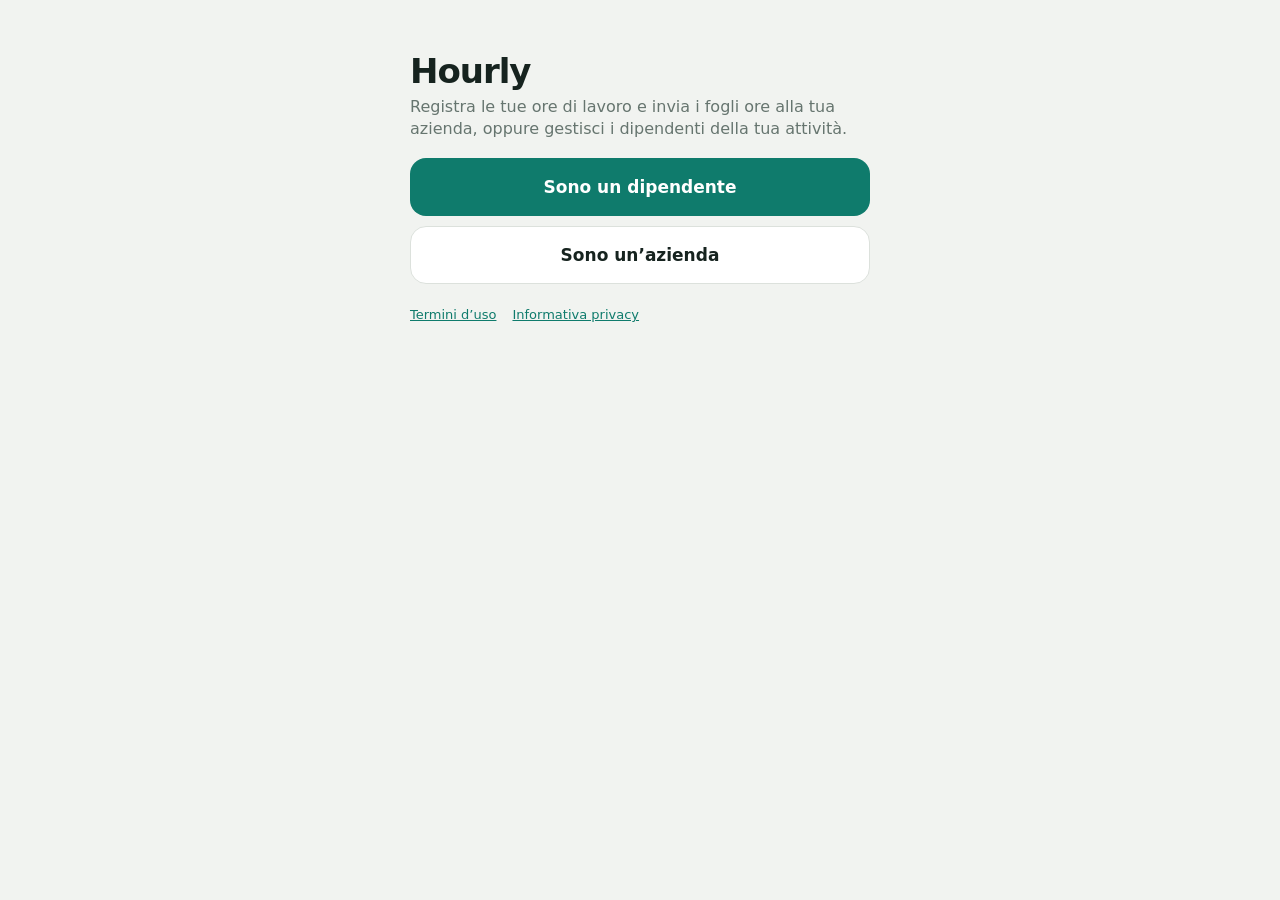
<file: index.html>
<!DOCTYPE html>
<html lang="it">
<head>
<meta charset="utf-8">
<meta name="viewport" content="width=device-width, initial-scale=1, viewport-fit=cover">
<meta name="theme-color" content="#f1f3f0">
<meta name="apple-mobile-web-app-capable" content="yes">
<meta name="mobile-web-app-capable" content="yes">
<meta name="apple-mobile-web-app-title" content="Hourly">
<link rel="manifest" href="manifest.webmanifest">
<link rel="apple-touch-icon" href="icon-192.png">
<title>Hourly</title>
<link rel="stylesheet" href="css/app.css">
</head>
<body class="gated">
<header>
  <h1 id="title"></h1>
  <div class="hc" id="hc">
    <button class="ib" id="prev" aria-label="Mese precedente">‹</button>
    <button class="ib" id="next" aria-label="Mese successivo">›</button>
    <button class="pill" id="pdf">PDF</button>
  </div>
</header>
<main>
  <section id="vm"><div id="hero"></div><div class="sm" id="stats"></div><div id="sendbar"></div><div id="list"></div></section>
  <section id="vd" style="display:none"></section>
  <section id="vr" style="display:none"></section>
  <section id="va" style="display:none"></section>
  <section id="vs" style="display:none"></section>
  <input type="file" id="file" accept=".json,application/json" hidden>
  <input type="file" id="cfile" accept=".json,application/json" hidden>
  <input type="file" id="mfile" accept=".hly,.txt,text/plain" multiple hidden>
</main>
<nav><div>
  <button data-tab="m" class="on"><svg viewBox="0 0 24 24"><rect x="3.5" y="5" width="17" height="15" rx="3"/><path d="M3.5 10h17M8 3v4M16 3v4"/></svg>Mese</button>
  <button data-tab="a"><svg viewBox="0 0 24 24"><rect x="3.5" y="4" width="17" height="5" rx="1.5"/><path d="M5 9v9a2 2 0 0 0 2 2h10a2 2 0 0 0 2-2V9M10 13h4"/></svg>Archivio</button>
  <button data-tab="s"><svg viewBox="0 0 24 24"><path d="M4 7h10M18 7h2M4 17h2M10 17h10"/><circle cx="16" cy="7" r="2"/><circle cx="8" cy="17" r="2"/></svg>Impostazioni</button>
</div></nav>
<div id="gate"></div>
<div class="toast" id="toast"></div>
<noscript><p style="padding:24px">Hourly richiede JavaScript.</p></noscript>
<script src="js/config.js"></script>
<script src="js/lic.js"></script>
<script src="js/app.js"></script>
<script src="js/co.js"></script>
</body>
</html>
</file>
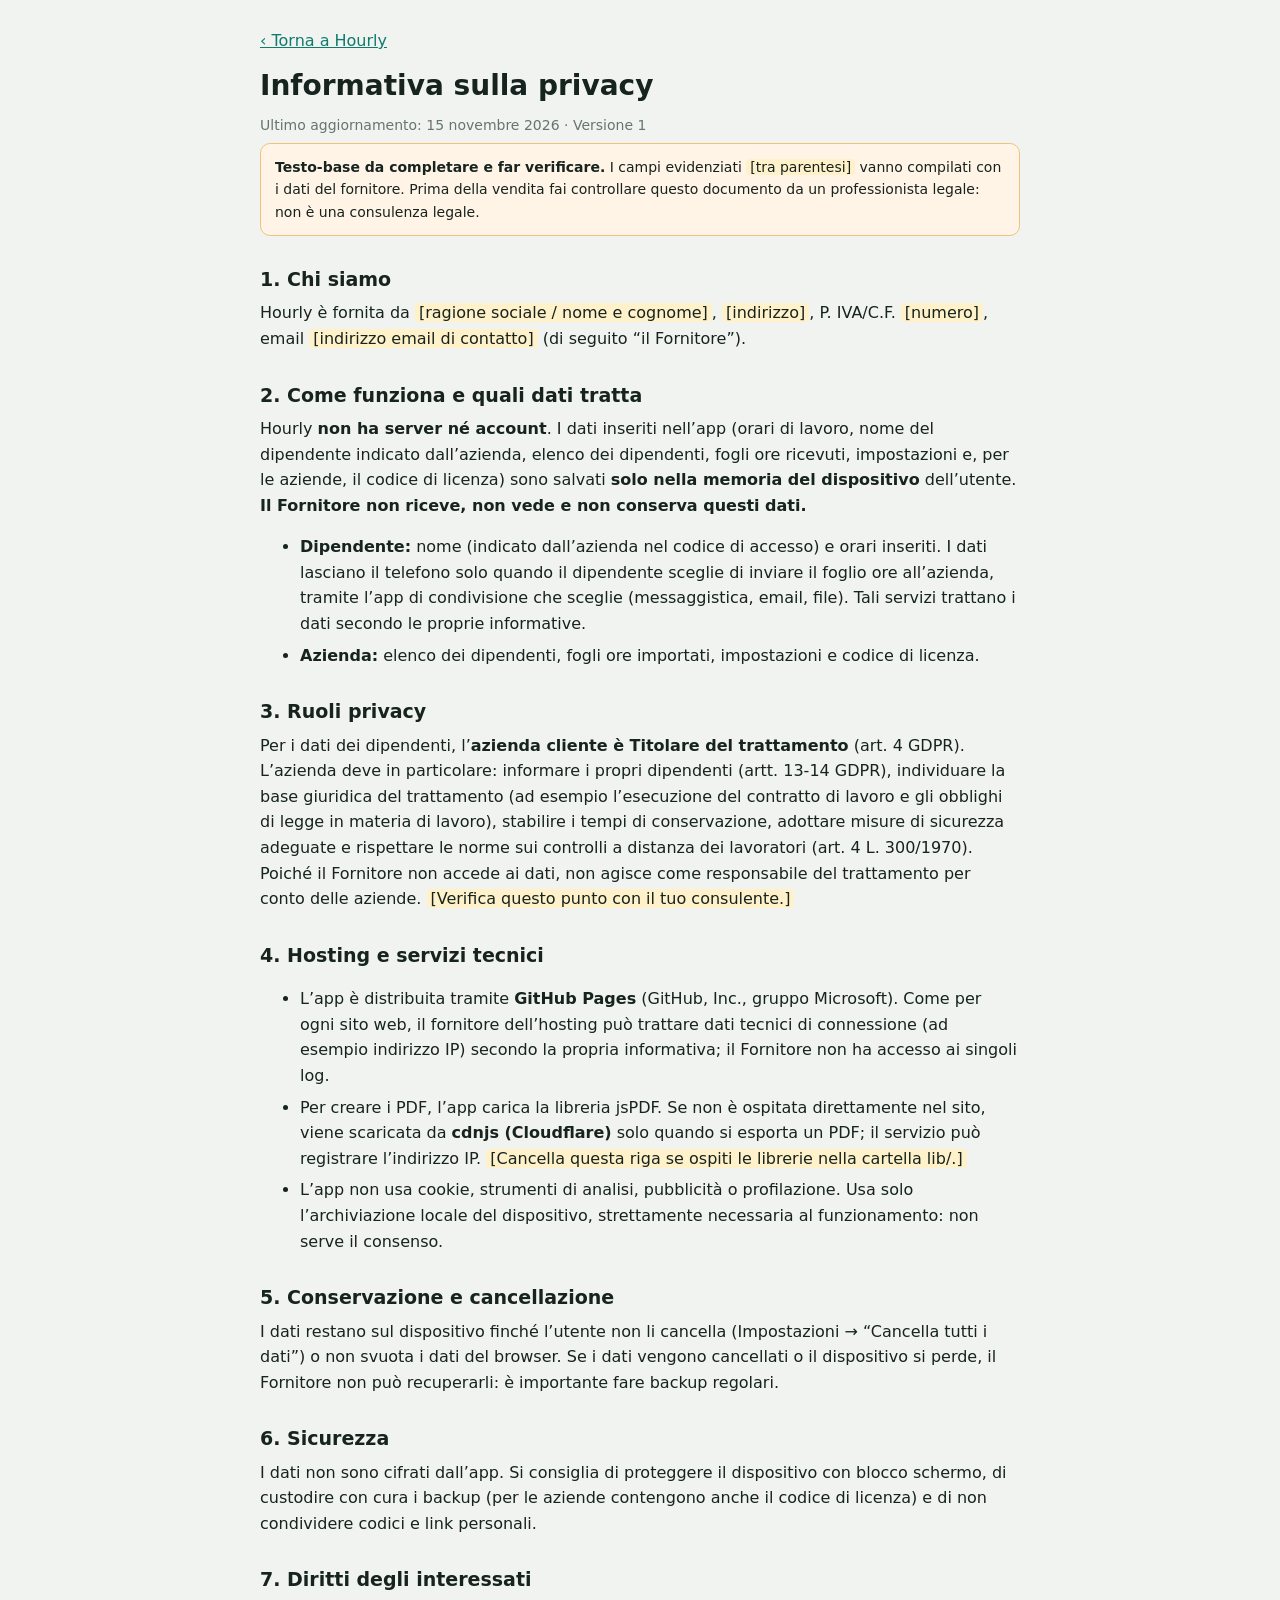
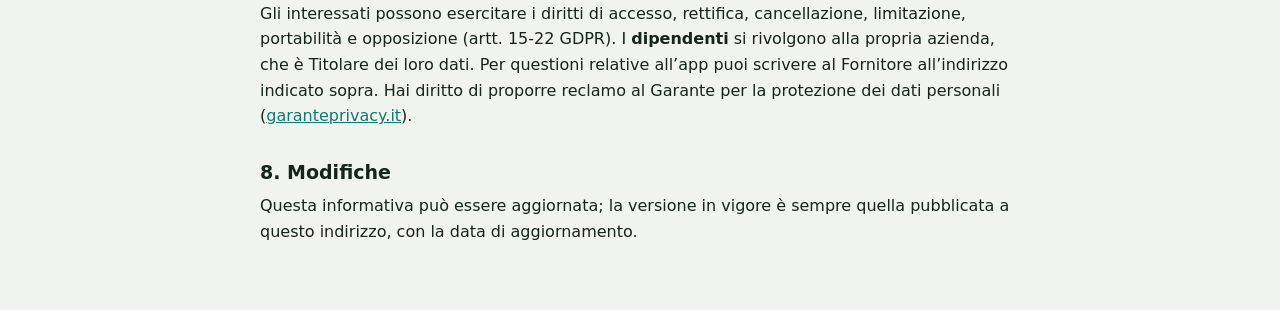
<file: privacy.html>
<!DOCTYPE html>
<html lang="it"><head><meta charset="utf-8"><meta name="viewport" content="width=device-width,initial-scale=1"><title>Informativa privacy - Hourly</title><style>
body{font:16px/1.6 system-ui,-apple-system,"Segoe UI",sans-serif;max-width:760px;margin:0 auto;padding:22px 18px 60px;background:#f1f3f0;color:#16231f}
h1{font-size:28px;margin:10px 0 4px}h2{font-size:19px;margin:28px 0 6px}p,li{margin:6px 0}
.ph{background:#fff1c9;padding:0 4px;border-radius:4px}
.bz{background:#fff4e5;border:1px solid #f0c27a;border-radius:10px;padding:12px 14px;font-size:14px}
a{color:#0f7b6c}.m{color:#66756f;font-size:14px}
@media(prefers-color-scheme:dark){body{background:#0f1513;color:#e8eeea}.bz{background:#2b2410;border-color:#6b5320}.ph{background:#4a3f12}a{color:#3cc9ae}.m{color:#8a9a93}}
</style></head><body>
<p><a href="./">‹ Torna a Hourly</a></p>
<h1>Informativa sulla privacy</h1>
<p class="m">Ultimo aggiornamento: 15 novembre 2026 · Versione 1</p>
<p class="bz"><b>Testo-base da completare e far verificare.</b> I campi evidenziati <span class="ph">[tra parentesi]</span> vanno compilati con i dati del fornitore. Prima della vendita fai controllare questo documento da un professionista legale: non è una consulenza legale.</p>

<h2>1. Chi siamo</h2>
<p>Hourly è fornita da <span class="ph">[ragione sociale / nome e cognome]</span>, <span class="ph">[indirizzo]</span>, P. IVA/C.F. <span class="ph">[numero]</span>, email <span class="ph">[indirizzo email di contatto]</span> (di seguito “il Fornitore”).</p>

<h2>2. Come funziona e quali dati tratta</h2>
<p>Hourly <b>non ha server né account</b>. I dati inseriti nell’app (orari di lavoro, nome del dipendente indicato dall’azienda, elenco dei dipendenti, fogli ore ricevuti, impostazioni e, per le aziende, il codice di licenza) sono salvati <b>solo nella memoria del dispositivo</b> dell’utente. <b>Il Fornitore non riceve, non vede e non conserva questi dati.</b></p>
<ul>
<li><b>Dipendente:</b> nome (indicato dall’azienda nel codice di accesso) e orari inseriti. I dati lasciano il telefono solo quando il dipendente sceglie di inviare il foglio ore all’azienda, tramite l’app di condivisione che sceglie (messaggistica, email, file). Tali servizi trattano i dati secondo le proprie informative.</li>
<li><b>Azienda:</b> elenco dei dipendenti, fogli ore importati, impostazioni e codice di licenza.</li>
</ul>

<h2>3. Ruoli privacy</h2>
<p>Per i dati dei dipendenti, l’<b>azienda cliente è Titolare del trattamento</b> (art. 4 GDPR). L’azienda deve in particolare: informare i propri dipendenti (artt. 13-14 GDPR), individuare la base giuridica del trattamento (ad esempio l’esecuzione del contratto di lavoro e gli obblighi di legge in materia di lavoro), stabilire i tempi di conservazione, adottare misure di sicurezza adeguate e rispettare le norme sui controlli a distanza dei lavoratori (art. 4 L. 300/1970). Poiché il Fornitore non accede ai dati, non agisce come responsabile del trattamento per conto delle aziende. <span class="ph">[Verifica questo punto con il tuo consulente.]</span></p>

<h2>4. Hosting e servizi tecnici</h2>
<ul>
<li>L’app è distribuita tramite <b>GitHub Pages</b> (GitHub, Inc., gruppo Microsoft). Come per ogni sito web, il fornitore dell’hosting può trattare dati tecnici di connessione (ad esempio indirizzo IP) secondo la propria informativa; il Fornitore non ha accesso ai singoli log.</li>
<li>Per creare i PDF, l’app carica la libreria jsPDF. Se non è ospitata direttamente nel sito, viene scaricata da <b>cdnjs (Cloudflare)</b> solo quando si esporta un PDF; il servizio può registrare l’indirizzo IP. <span class="ph">[Cancella questa riga se ospiti le librerie nella cartella lib/.]</span></li>
<li>L’app non usa cookie, strumenti di analisi, pubblicità o profilazione. Usa solo l’archiviazione locale del dispositivo, strettamente necessaria al funzionamento: non serve il consenso.</li>
</ul>

<h2>5. Conservazione e cancellazione</h2>
<p>I dati restano sul dispositivo finché l’utente non li cancella (Impostazioni → “Cancella tutti i dati”) o non svuota i dati del browser. Se i dati vengono cancellati o il dispositivo si perde, il Fornitore non può recuperarli: è importante fare backup regolari.</p>

<h2>6. Sicurezza</h2>
<p>I dati non sono cifrati dall’app. Si consiglia di proteggere il dispositivo con blocco schermo, di custodire con cura i backup (per le aziende contengono anche il codice di licenza) e di non condividere codici e link personali.</p>

<h2>7. Diritti degli interessati</h2>
<p>Gli interessati possono esercitare i diritti di accesso, rettifica, cancellazione, limitazione, portabilità e opposizione (artt. 15-22 GDPR). I <b>dipendenti</b> si rivolgono alla propria azienda, che è Titolare dei loro dati. Per questioni relative all’app puoi scrivere al Fornitore all’indirizzo indicato sopra. Hai diritto di proporre reclamo al Garante per la protezione dei dati personali (<a href="https://www.garanteprivacy.it" rel="noopener">garanteprivacy.it</a>).</p>

<h2>8. Modifiche</h2>
<p>Questa informativa può essere aggiornata; la versione in vigore è sempre quella pubblicata a questo indirizzo, con la data di aggiornamento.</p>
</body></html>
</file>
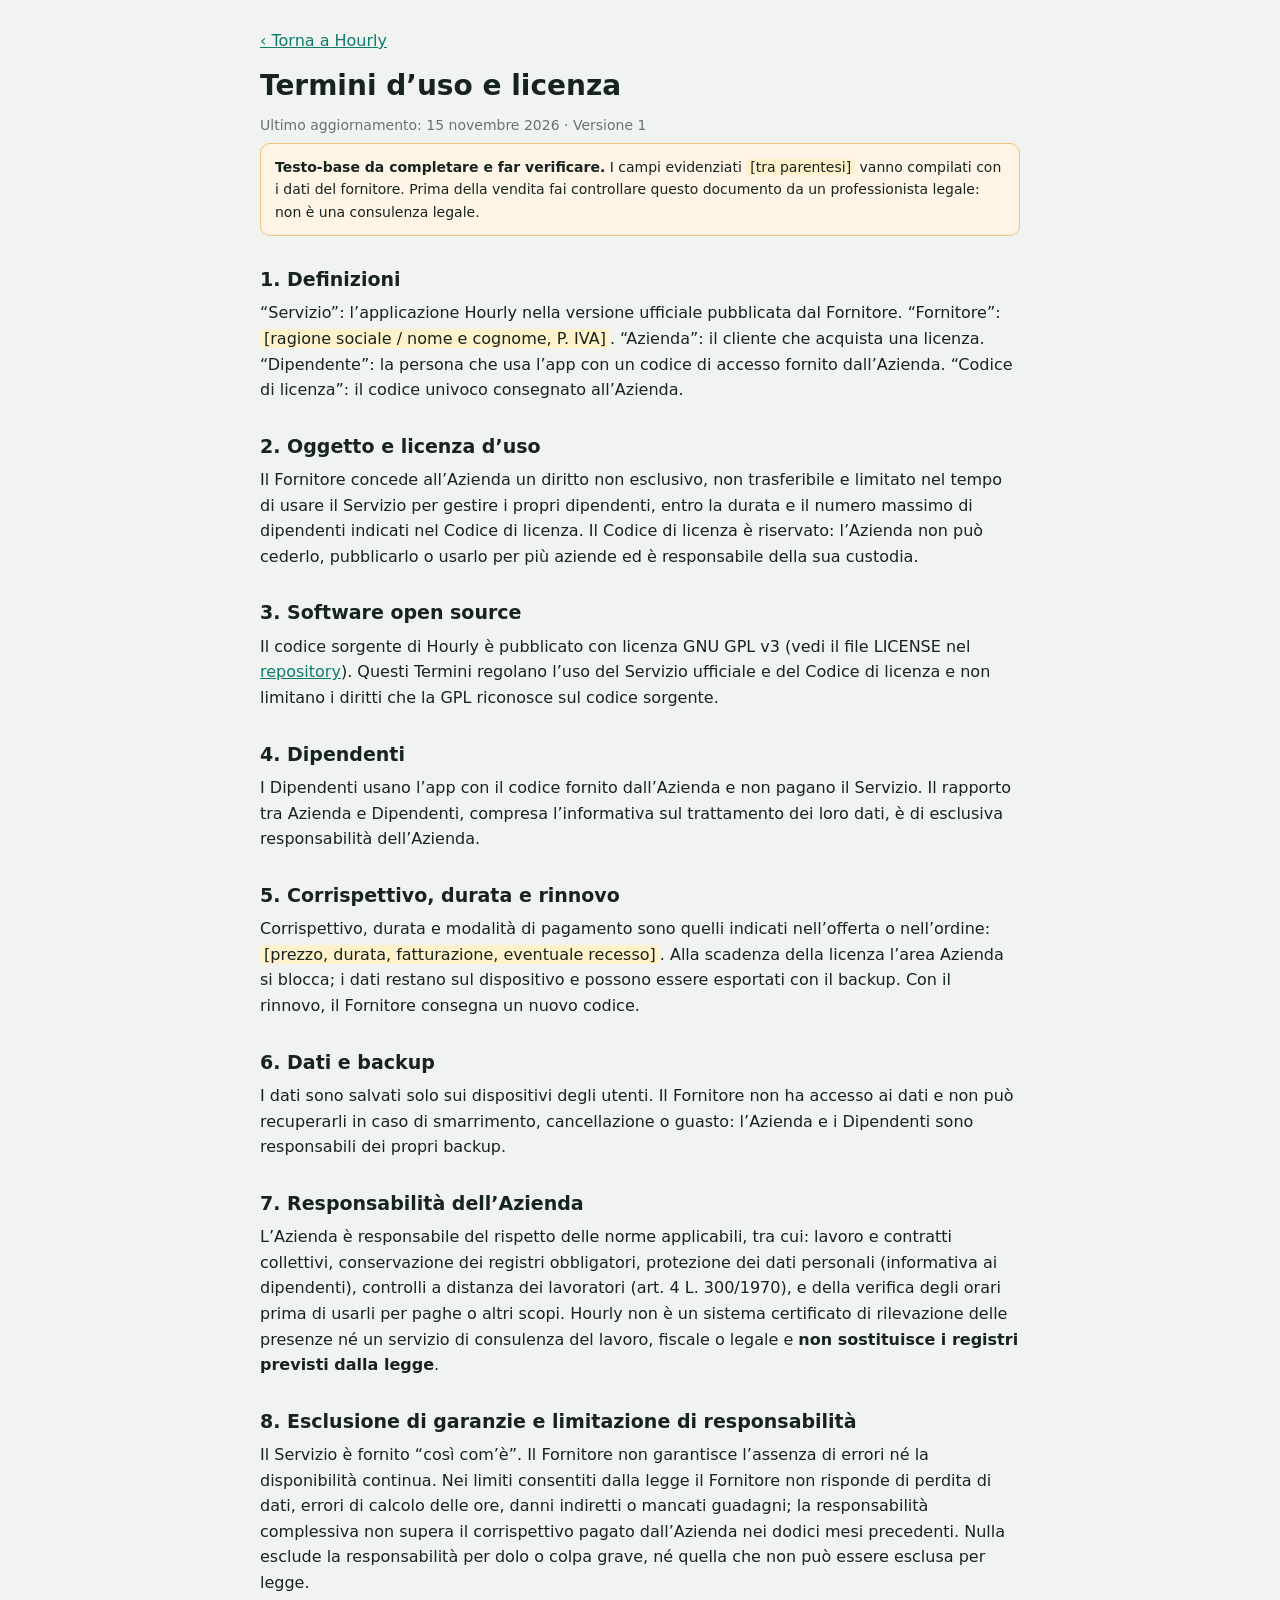
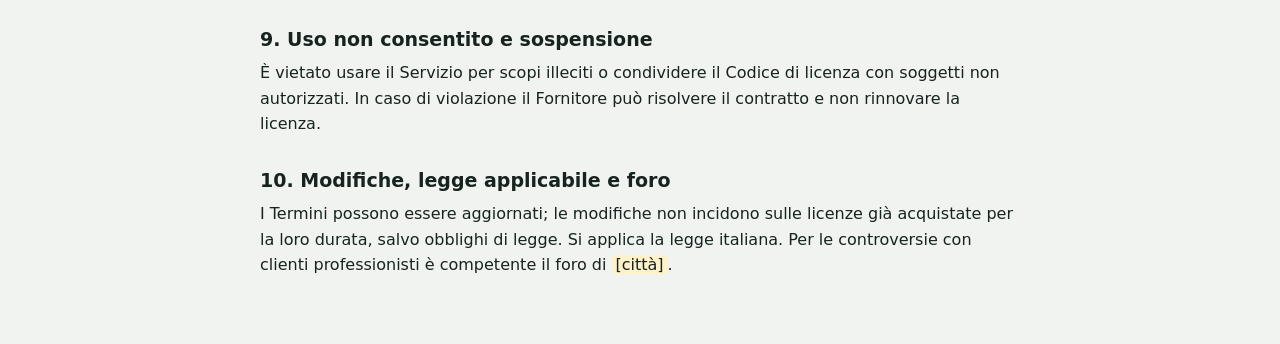
<file: termini.html>
<!DOCTYPE html>
<html lang="it"><head><meta charset="utf-8"><meta name="viewport" content="width=device-width,initial-scale=1"><title>Termini d’uso - Hourly</title><style>
body{font:16px/1.6 system-ui,-apple-system,"Segoe UI",sans-serif;max-width:760px;margin:0 auto;padding:22px 18px 60px;background:#f1f3f0;color:#16231f}
h1{font-size:28px;margin:10px 0 4px}h2{font-size:19px;margin:28px 0 6px}p,li{margin:6px 0}
.ph{background:#fff1c9;padding:0 4px;border-radius:4px}
.bz{background:#fff4e5;border:1px solid #f0c27a;border-radius:10px;padding:12px 14px;font-size:14px}
a{color:#0f7b6c}.m{color:#66756f;font-size:14px}
@media(prefers-color-scheme:dark){body{background:#0f1513;color:#e8eeea}.bz{background:#2b2410;border-color:#6b5320}.ph{background:#4a3f12}a{color:#3cc9ae}.m{color:#8a9a93}}
</style></head><body>
<p><a href="./">‹ Torna a Hourly</a></p>
<h1>Termini d’uso e licenza</h1>
<p class="m">Ultimo aggiornamento: 15 novembre 2026 · Versione 1</p>
<p class="bz"><b>Testo-base da completare e far verificare.</b> I campi evidenziati <span class="ph">[tra parentesi]</span> vanno compilati con i dati del fornitore. Prima della vendita fai controllare questo documento da un professionista legale: non è una consulenza legale.</p>

<h2>1. Definizioni</h2>
<p>“Servizio”: l’applicazione Hourly nella versione ufficiale pubblicata dal Fornitore. “Fornitore”: <span class="ph">[ragione sociale / nome e cognome, P. IVA]</span>. “Azienda”: il cliente che acquista una licenza. “Dipendente”: la persona che usa l’app con un codice di accesso fornito dall’Azienda. “Codice di licenza”: il codice univoco consegnato all’Azienda.</p>

<h2>2. Oggetto e licenza d’uso</h2>
<p>Il Fornitore concede all’Azienda un diritto non esclusivo, non trasferibile e limitato nel tempo di usare il Servizio per gestire i propri dipendenti, entro la durata e il numero massimo di dipendenti indicati nel Codice di licenza. Il Codice di licenza è riservato: l’Azienda non può cederlo, pubblicarlo o usarlo per più aziende ed è responsabile della sua custodia.</p>

<h2>3. Software open source</h2>
<p>Il codice sorgente di Hourly è pubblicato con licenza GNU GPL v3 (vedi il file LICENSE nel <a href="https://github.com/DaniDico/Hourly" rel="noopener">repository</a>). Questi Termini regolano l’uso del Servizio ufficiale e del Codice di licenza e non limitano i diritti che la GPL riconosce sul codice sorgente.</p>

<h2>4. Dipendenti</h2>
<p>I Dipendenti usano l’app con il codice fornito dall’Azienda e non pagano il Servizio. Il rapporto tra Azienda e Dipendenti, compresa l’informativa sul trattamento dei loro dati, è di esclusiva responsabilità dell’Azienda.</p>

<h2>5. Corrispettivo, durata e rinnovo</h2>
<p>Corrispettivo, durata e modalità di pagamento sono quelli indicati nell’offerta o nell’ordine: <span class="ph">[prezzo, durata, fatturazione, eventuale recesso]</span>. Alla scadenza della licenza l’area Azienda si blocca; i dati restano sul dispositivo e possono essere esportati con il backup. Con il rinnovo, il Fornitore consegna un nuovo codice.</p>

<h2>6. Dati e backup</h2>
<p>I dati sono salvati solo sui dispositivi degli utenti. Il Fornitore non ha accesso ai dati e non può recuperarli in caso di smarrimento, cancellazione o guasto: l’Azienda e i Dipendenti sono responsabili dei propri backup.</p>

<h2>7. Responsabilità dell’Azienda</h2>
<p>L’Azienda è responsabile del rispetto delle norme applicabili, tra cui: lavoro e contratti collettivi, conservazione dei registri obbligatori, protezione dei dati personali (informativa ai dipendenti), controlli a distanza dei lavoratori (art. 4 L. 300/1970), e della verifica degli orari prima di usarli per paghe o altri scopi. Hourly non è un sistema certificato di rilevazione delle presenze né un servizio di consulenza del lavoro, fiscale o legale e <b>non sostituisce i registri previsti dalla legge</b>.</p>

<h2>8. Esclusione di garanzie e limitazione di responsabilità</h2>
<p>Il Servizio è fornito “così com’è”. Il Fornitore non garantisce l’assenza di errori né la disponibilità continua. Nei limiti consentiti dalla legge il Fornitore non risponde di perdita di dati, errori di calcolo delle ore, danni indiretti o mancati guadagni; la responsabilità complessiva non supera il corrispettivo pagato dall’Azienda nei dodici mesi precedenti. Nulla esclude la responsabilità per dolo o colpa grave, né quella che non può essere esclusa per legge.</p>

<h2>9. Uso non consentito e sospensione</h2>
<p>È vietato usare il Servizio per scopi illeciti o condividere il Codice di licenza con soggetti non autorizzati. In caso di violazione il Fornitore può risolvere il contratto e non rinnovare la licenza.</p>

<h2>10. Modifiche, legge applicabile e foro</h2>
<p>I Termini possono essere aggiornati; le modifiche non incidono sulle licenze già acquistate per la loro durata, salvo obblighi di legge. Si applica la legge italiana. Per le controversie con clienti professionisti è competente il foro di <span class="ph">[città]</span>.</p>
</body></html>
</file>
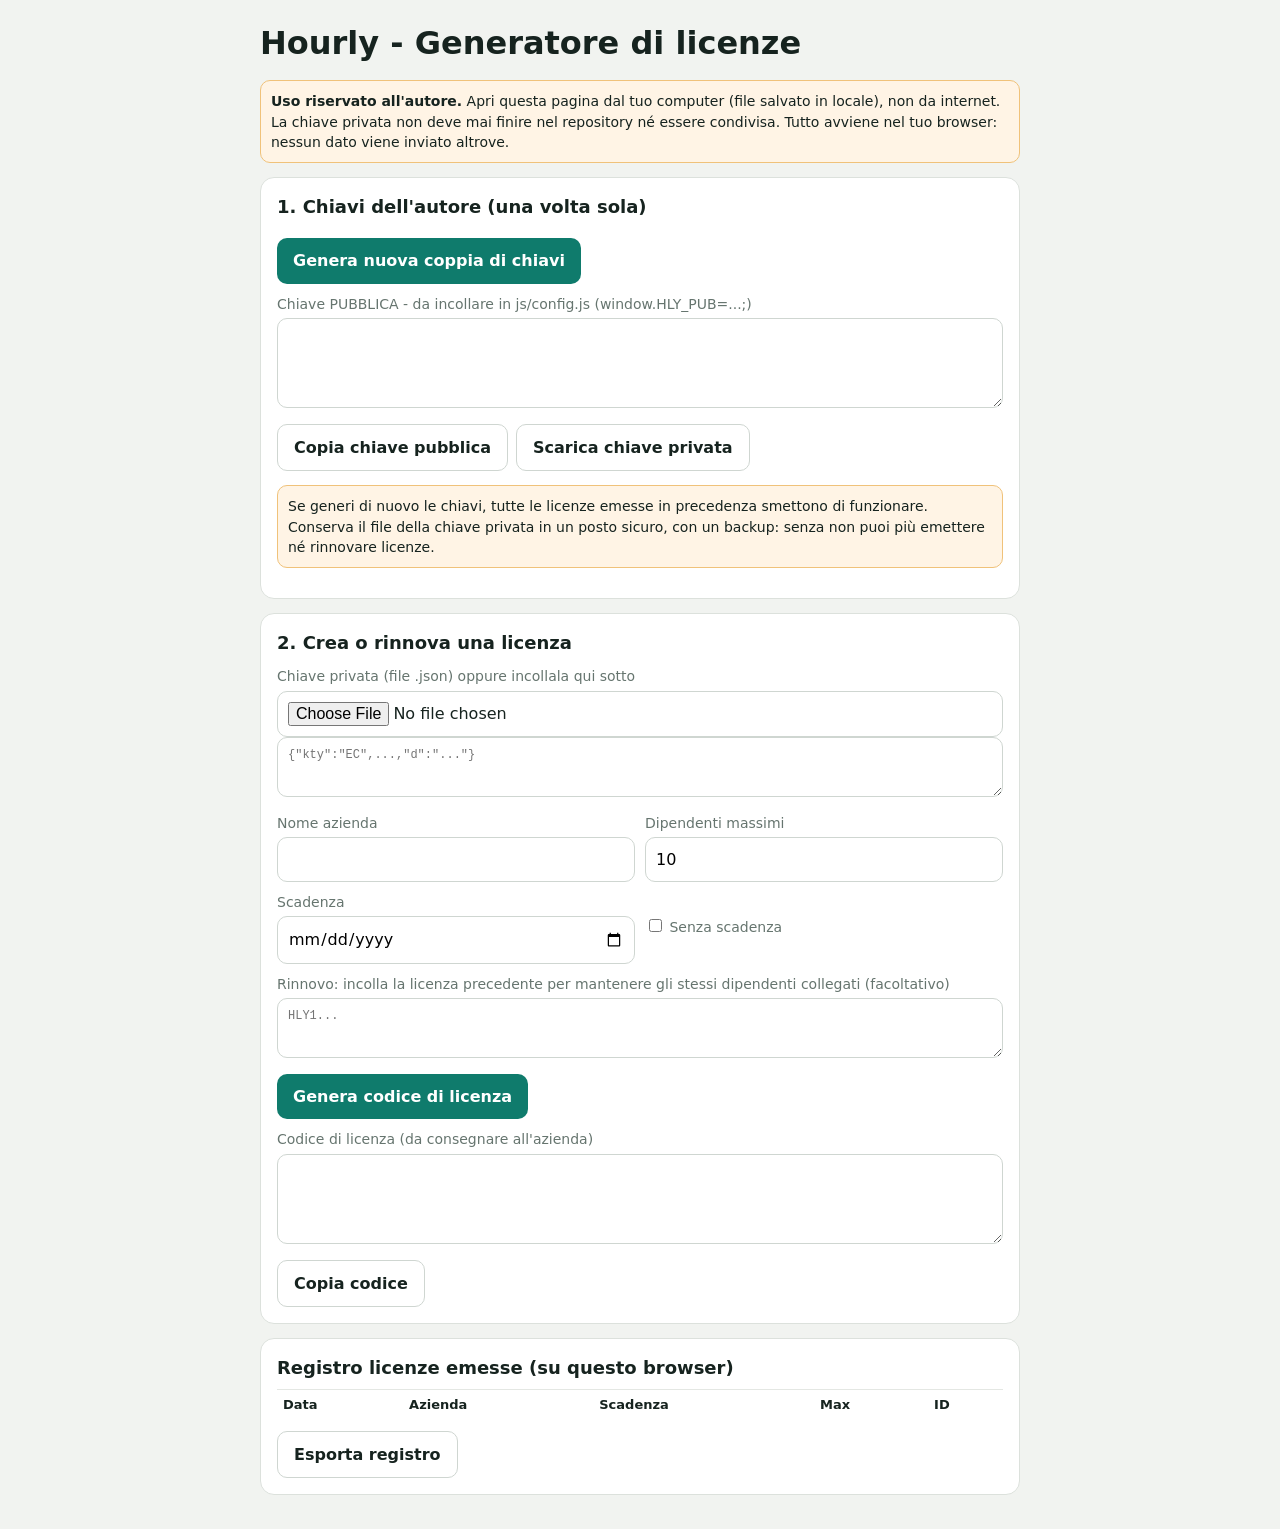
<file: tools/genera-licenze.html>
<!DOCTYPE html>
<html lang="it"><head><meta charset="utf-8"><meta name="viewport" content="width=device-width,initial-scale=1">
<title>Hourly - Generatore di licenze</title>
<style>
body{font:16px/1.45 system-ui,sans-serif;max-width:760px;margin:0 auto;padding:20px;background:#f1f3f0;color:#16231f}
h1{margin:0 0 4px}h2{margin:0 0 8px;font-size:18px}
.c{background:#fff;border:1px solid #dce1dc;border-radius:14px;padding:16px;margin:14px 0}
label{display:block;font-size:14px;color:#66756f;margin:10px 0 4px}
input,textarea{width:100%;padding:10px;border:1px solid #cfd6d1;border-radius:10px;font:inherit;box-sizing:border-box}
textarea{font:12px ui-monospace,monospace;min-height:90px;word-break:break-all}
button{padding:11px 16px;border:0;border-radius:10px;background:#0f7b6c;color:#fff;font:inherit;font-weight:600;cursor:pointer;margin:10px 8px 0 0}
button.s{background:#fff;color:#16231f;border:1px solid #cfd6d1}
.w{background:#fff4e5;border:1px solid #f0c27a;border-radius:10px;padding:10px;font-size:14px}
table{width:100%;border-collapse:collapse;font-size:13px}td,th{text-align:left;padding:6px;border-top:1px solid #e4e7e3}
.row{display:flex;gap:10px}.row>div{flex:1}
</style></head><body>
<h1>Hourly - Generatore di licenze</h1>
<p class="w"><b>Uso riservato all'autore.</b> Apri questa pagina dal tuo computer (file salvato in locale), non da internet. La chiave privata non deve mai finire nel repository né essere condivisa. Tutto avviene nel tuo browser: nessun dato viene inviato altrove.</p>

<div class="c"><h2>1. Chiavi dell'autore (una volta sola)</h2>
<button id="gk">Genera nuova coppia di chiavi</button>
<label>Chiave PUBBLICA - da incollare in js/config.js (window.HLY_PUB=...;)</label><textarea id="pub" readonly></textarea>
<button class="s" id="cpub">Copia chiave pubblica</button><button class="s" id="dpriv">Scarica chiave privata</button>
<p class="w">Se generi di nuovo le chiavi, tutte le licenze emesse in precedenza smettono di funzionare. Conserva il file della chiave privata in un posto sicuro, con un backup: senza non puoi più emettere né rinnovare licenze.</p></div>

<div class="c"><h2>2. Crea o rinnova una licenza</h2>
<label>Chiave privata (file .json) oppure incollala qui sotto</label><input type="file" id="kf" accept=".json"><textarea id="kt" placeholder='{"kty":"EC",...,"d":"..."}' style="min-height:60px"></textarea>
<div class="row"><div><label>Nome azienda</label><input id="nm" maxlength="60"></div><div><label>Dipendenti massimi</label><input id="mx" type="number" min="1" value="10"></div></div>
<div class="row"><div><label>Scadenza</label><input id="ex" type="date"></div><div><label>&nbsp;</label><label style="margin:0"><input id="nx" type="checkbox" style="width:auto"> Senza scadenza</label></div></div>
<label>Rinnovo: incolla la licenza precedente per mantenere gli stessi dipendenti collegati (facoltativo)</label><textarea id="old" placeholder="HLY1..." style="min-height:60px"></textarea>
<button id="mk">Genera codice di licenza</button>
<label>Codice di licenza (da consegnare all'azienda)</label><textarea id="out" readonly></textarea>
<button class="s" id="cout">Copia codice</button></div>

<div class="c"><h2>Registro licenze emesse (su questo browser)</h2><table id="log"></table>
<button class="s" id="exl">Esporta registro</button></div>
<script>
const $=i=>document.getElementById(i),TE=new TextEncoder(),TD=new TextDecoder();
const b64=u=>btoa(String.fromCharCode(...u)).replace(/\+/g,"-").replace(/\//g,"_").replace(/=+$/,"");
const unb=s=>{s=s.replace(/-/g,"+").replace(/_/g,"/");while(s.length%4)s+="=";return Uint8Array.from(atob(s),c=>c.charCodeAt(0))};
const EC={name:"ECDSA",namedCurve:"P-256"},SG={name:"ECDSA",hash:"SHA-256"};
let priv=null;
const clip=async t=>{try{await navigator.clipboard.writeText(t)}catch(e){prompt("Copia:",t)}};
$("gk").onclick=async()=>{
  const k=await crypto.subtle.generateKey(EC,true,["sign","verify"]);
  const pj=await crypto.subtle.exportKey("jwk",k.publicKey),sj=await crypto.subtle.exportKey("jwk",k.privateKey);
  priv={kty:sj.kty,crv:sj.crv,x:sj.x,y:sj.y,d:sj.d};
  $("pub").value=JSON.stringify({kty:"EC",crv:"P-256",x:pj.x,y:pj.y});$("kt").value=JSON.stringify(priv);
};
$("cpub").onclick=()=>clip($("pub").value);
$("dpriv").onclick=()=>{if(!priv&&!$("kt").value)return alert("Genera prima le chiavi");
  const a=document.createElement("a");a.href=URL.createObjectURL(new Blob([$("kt").value||JSON.stringify(priv)],{type:"application/json"}));a.download="hourly-chiave-privata.json";a.click()};
$("kf").onchange=async e=>{$("kt").value=await e.target.files[0].text()};
const L=()=>{try{return JSON.parse(localStorage.getItem("hly-log")||"[]")}catch(e){return[]}};
function paint(){$("log").innerHTML="<tr><th>Data</th><th>Azienda</th><th>Scadenza</th><th>Max</th><th>ID</th></tr>"+L().map(r=>"<tr><td>"+r.t.slice(0,10)+"</td><td>"+r.n.replace(/[<&]/g,"")+"</td><td>"+(r.e||"nessuna")+"</td><td>"+r.m+"</td><td>"+r.i+"</td></tr>").join("")}
paint();
$("mk").onclick=async()=>{
  try{
    const kj=JSON.parse($("kt").value);if(!kj.d)throw"Chiave privata mancante";
    const key=await crypto.subtle.importKey("jwk",{...kj,ext:true},EC,false,["sign"]);
    const n=$("nm").value.trim(),m=Math.max(1,+$("mx").value||1),e=$("nx").checked?"":$("ex").value;
    if(!n)throw"Scrivi il nome dell'azienda";if(!$("nx").checked&&!e)throw"Scegli la scadenza o 'Senza scadenza'";
    let id,k,d;const oldc=($("old").value.match(/HLY1\.[\w-]+\.[\w-]+\.[\w-]+/)||[])[0];
    if(oldc){const a=oldc.split(".");const P=JSON.parse(TD.decode(unb(a[1])));id=P.i;k=P.k;d=a[3]}
    else{const ck=await crypto.subtle.generateKey(EC,true,["sign","verify"]),cj=await crypto.subtle.exportKey("jwk",ck.privateKey);
      id=b64(crypto.getRandomValues(new Uint8Array(6)));k={x:cj.x,y:cj.y};d=cj.d}
    const p=b64(TE.encode(JSON.stringify({v:1,i:id,n,e,m,k})));
    const sig=b64(new Uint8Array(await crypto.subtle.sign(SG,key,TE.encode(p))));
    $("out").value="HLY1."+p+"."+sig+"."+d;
    const lg=L();lg.push({t:new Date().toISOString(),n,e,m,i:id,r:!!oldc});localStorage.setItem("hly-log",JSON.stringify(lg));paint();
  }catch(err){alert(typeof err==="string"?err:"Errore: controlla chiave e dati")}
};
$("cout").onclick=()=>clip($("out").value);
$("exl").onclick=()=>{const a=document.createElement("a");a.href=URL.createObjectURL(new Blob([JSON.stringify(L(),null,1)],{type:"application/json"}));a.download="registro-licenze.json";a.click()};
</script></body></html>
</file>
<file: css/app.css>
:root{--ac-l:#0f7b6c;--ac-d:#3cc9ae;--ac:var(--ac-l);--on:#fff;--bg:#f1f3f0;--sf:#fff;--ink:#16231f;--mu:#66756f;--ln:#dce1dc;--t1-l:#e0a21b;--t1-d:#f0b63a;--t2-l:#3b5bb5;--t2-d:#86a0ee;--t1:var(--t1-l);--t2:var(--t2-l);--hero:#16231f;--herotx:#f1f5f2;
box-sizing:border-box;padding-top:env(safe-area-inset-top,0px);color-scheme:light}
:root[data-theme="dark"]{--ac:var(--ac-d);--on:#08130f;--bg:#0f1513;--sf:#17201d;--ink:#e8eeea;--mu:#8a9a93;--ln:#26332f;--t1:var(--t1-d);--t2:var(--t2-d);--hero:#1d2925;color-scheme:dark}
*{box-sizing:border-box;-webkit-tap-highlight-color:transparent}
html{scroll-padding-top:env(safe-area-inset-top,0px)}
body{margin:0;background:var(--bg);color:var(--ink);font:16px/1.4 system-ui,-apple-system,"Segoe UI",Roboto,sans-serif;-webkit-font-smoothing:antialiased}
body::before{content:"";position:fixed;inset:0 0 auto;height:env(safe-area-inset-top,0px);z-index:30;background:var(--bg)}
button{font:inherit;color:inherit;background:none;border:0;cursor:pointer;padding:0}
:focus-visible{outline:2px solid var(--ac);outline-offset:2px}
.num{font-variant-numeric:tabular-nums}
header{position:sticky;top:env(safe-area-inset-top,0px);z-index:20;background:var(--bg);display:flex;align-items:center;justify-content:space-between;gap:8px;max-width:640px;margin:0 auto;padding:14px 18px 12px}
h1{margin:0;flex:1;overflow:hidden;font-size:clamp(22px,6.4vw,30px);line-height:1;font-weight:700;letter-spacing:-.03em;white-space:nowrap;min-width:0}
h1 span{font-size:.72em;font-weight:400;color:var(--mu);margin-left:7px}
.hc{display:flex;gap:6px;align-items:center;flex-shrink:0}
.ib{width:38px;height:38px;border-radius:50%;border:1px solid var(--ln);display:grid;place-items:center;font-size:22px;line-height:1;padding-bottom:3px}
.pill{height:38px;padding:0 14px;border-radius:99px;background:var(--ink);color:var(--bg);font-weight:600;font-size:14px}
main{max-width:640px;margin:0 auto;padding:4px 18px 110px}
.hero{background:var(--hero);color:var(--herotx);border-radius:20px;padding:18px;margin-bottom:22px}
.hero .d{font-size:14px;opacity:.75}
.hero .big{font-size:60px;font-weight:700;letter-spacing:-.04em;line-height:1;margin-top:6px}
.hero .big small{font-size:18px;font-weight:500;opacity:.65;margin-left:8px;letter-spacing:0}
.hero .st{font-size:14px;margin-top:8px}
.dot{display:inline-block;width:8px;height:8px;border-radius:50%;background:currentColor;opacity:.4;margin-right:8px}
.dot.run{background:var(--t1-d);opacity:1}
.strip{position:relative;height:10px;border-radius:99px;background:var(--ln)}
.strip i{position:absolute;top:0;bottom:0;min-width:6px;border-radius:99px}
.strip .s1{background:var(--t1)}.strip .s2{background:var(--t2)}
.strip u{position:absolute;top:-3px;bottom:-3px;width:2px;background:currentColor;text-decoration:none}
.hero .strip{height:12px;margin-top:18px;background:rgba(255,255,255,.14)}
.hero .s1{background:var(--t1-d)!important}.hero .s2{background:var(--t2-d)!important}
.ax{position:relative;height:16px;margin-top:6px}
.ax span{position:absolute;transform:translateX(-50%);font-size:11px;opacity:.55}
.punch{width:100%;height:56px;border-radius:14px;background:var(--ac);color:var(--on);font-size:17px;font-weight:700;margin-top:14px}
.punch:disabled{opacity:.45}
.undo{display:block;margin:12px auto 0;font-size:13px;opacity:.7;text-decoration:underline}
.sm{display:flex;margin:4px 0 14px;border-block:1px solid var(--ln)}
.sm div{flex:1;min-width:0;padding:12px 0 12px 14px;border-left:1px solid var(--ln)}
.sm div:first-child{border-left:0;padding-left:0}
.sm b{display:block;font-size:26px;font-weight:700;letter-spacing:-.02em;line-height:1.15;white-space:nowrap}
.sm.f4 b{font-size:20px}
.sm span{font-size:12.5px;color:var(--mu)}
.dr{border-top:1px solid var(--ln)}
.dr:last-child{border-bottom:1px solid var(--ln)}
.rw{width:100%;display:grid;grid-template-columns:48px 1fr auto;gap:12px;align-items:center;text-align:left;min-height:56px;padding:8px 0}
.dn b{display:inline-block;min-width:30px;text-align:center;font-size:22px;font-weight:700;line-height:1.1;letter-spacing:-.02em;border-radius:8px;padding:1px 0}
.dn small{display:block;font-size:12px;font-weight:500;color:var(--mu);margin:2px 0 0 0;text-align:center;width:30px}
.dr.we .dn small{color:var(--ac)}
.dr.today .dn b{background:var(--ac);color:var(--on)}
.dr.empty .rw{min-height:44px}.dr.empty .dn b{font-size:17px;font-weight:500;color:var(--mu)}.dr.empty .dn small{display:none}
.dr.empty.today .dn b{color:var(--on)}
.mid .tm{display:flex;gap:14px;font-size:12.5px;color:var(--mu);margin-top:7px}
.rw .tt{font-size:19px;font-weight:700}
.ed{display:grid;grid-template-rows:0fr;transition:grid-template-rows .2s ease}
.ed>div{overflow:hidden;min-height:0}
.sg>div{min-width:0}
.f:not(.has) input{text-align:left;padding-left:14px;padding-right:66px}
.dr.open .ed{grid-template-rows:1fr}
.dr:not(.open) .ei{visibility:hidden}
.ei{padding:0 0 16px}
.sg{display:grid;grid-template-columns:1fr 1fr;gap:6px 10px;padding:4px 0 4px 14px;border-left:4px solid var(--t1);margin-top:12px}
.sg.b{border-color:var(--t2)}
.sg h4{grid-column:1/-1;margin:0;font-size:15px;font-weight:600}
.sg label{display:block;font-size:12.5px;color:var(--mu);margin-bottom:4px}
.f{position:relative}
input[type=time],input[type=text],input[type=number]{width:100%;min-width:0;height:48px;border-radius:12px;border:1px solid var(--ln);background:var(--sf);color:var(--ink);font:inherit;font-size:18px;font-weight:600;text-align:center;padding:0 8px}
input[type=text],input[type=number]{text-align:right;font-size:16px;font-weight:500}
.f .now{position:absolute;right:6px;top:6px;height:36px;padding:0 11px;border-radius:9px;background:var(--ac);color:var(--on);font-size:13px;font-weight:600}
.f.has .now{display:none}
.ac2{display:flex;gap:20px;margin-top:10px}
.ac2 button{font-size:14px;color:var(--mu);text-decoration:underline;padding:8px 0}
nav{position:fixed;left:0;right:0;bottom:0;z-index:20;background:var(--sf);border-top:1px solid var(--ln);padding-bottom:env(safe-area-inset-bottom,0px)}
nav div{display:flex;max-width:640px;margin:0 auto}
nav button{flex:1;height:60px;display:flex;flex-direction:column;align-items:center;justify-content:center;gap:3px;font-size:12px;color:var(--mu)}
nav button.on{color:var(--ac);font-weight:600}
nav svg{width:24px;height:24px;stroke:currentColor;fill:none;stroke-width:1.8;stroke-linecap:round;stroke-linejoin:round}
.yh{display:flex;justify-content:space-between;align-items:baseline;margin:22px 0 4px}
.yh b{font-size:22px;letter-spacing:-.02em}.yh span{color:var(--mu);font-size:14px}
.am{display:grid;grid-template-columns:1fr auto;gap:0 14px;align-items:center;padding:12px 14px 14px 18px;margin-bottom:8px;border-radius:14px;background:var(--hb);box-shadow:inset 5px 0 0 var(--hc);transition:background .3s,box-shadow .3s}
.ao{text-align:left}.ao b{display:block;font-size:17px;font-weight:600}.ao small{color:var(--mu);font-size:13px}
.am .r{display:flex;align-items:center;gap:12px}
.am .tt{font-size:20px;font-weight:700}
.ap{height:34px;padding:0 13px;border-radius:99px;border:1px solid var(--ln);font-size:13px;font-weight:600}
.ar{grid-column:1/-1;height:5px;border-radius:9px;background:var(--ln);margin-top:10px;overflow:hidden}
.ar i{display:block;height:100%;background:var(--hc);border-radius:9px}
.lg{display:flex;align-items:center;gap:10px;font-size:12px;color:var(--mu);margin:4px 0 2px}
.lg i{flex:1;height:6px;border-radius:9px;background:linear-gradient(90deg,hsl(212 62% 52%),hsl(165 55% 46%),hsl(100 55% 48%),hsl(45 85% 52%),hsl(8 82% 52%))}
.none{text-align:center;color:var(--mu);padding:56px 10px}
.gp{background:var(--sf);border:1px solid var(--ln);border-radius:18px;padding:2px 16px;margin-bottom:14px}
.gp h3{margin:0;padding:14px 0 6px;font-size:16px;font-weight:700}
.rowf{display:grid;grid-template-columns:1fr 150px;gap:12px;align-items:center;padding:10px 0;border-top:1px solid var(--ln)}
.rowf label{font-size:15px}
.seg{display:flex;background:var(--bg);border-radius:12px;padding:3px;gap:3px;margin:6px 0 14px}
.seg button{flex:1;height:38px;border-radius:9px;font-size:14px;color:var(--mu)}
.seg button.on{background:var(--sf);color:var(--ink);font-weight:600;box-shadow:0 1px 3px rgba(0,0,0,.2)}
.sw{display:flex;gap:14px;padding:0 0 16px}
.sw button{width:40px;height:40px;border-radius:50%;border:3px solid var(--sf)}
.sw button.on{box-shadow:0 0 0 2px var(--ink)}
.note{margin:0 0 12px;font-size:13px;color:var(--mu)}
.acts2{display:flex;gap:8px;padding-bottom:16px}
.btn2{flex:1;height:44px;border-radius:12px;border:1px solid var(--ln);font-size:15px;font-weight:600}
.toast{position:fixed;left:50%;bottom:84px;transform:translateX(-50%);background:var(--ink);color:var(--bg);padding:10px 16px;border-radius:12px;font-size:14px;opacity:0;pointer-events:none;transition:opacity .2s;z-index:40;white-space:nowrap}
.toast.on{opacity:1}
@media (prefers-reduced-motion:reduce){.ed,.toast{transition:none}}
.tg{width:48px;height:30px;border-radius:99px;background:var(--ln);position:relative;justify-self:end;transition:background .15s}
.tg::after{content:"";position:absolute;top:3px;left:3px;width:24px;height:24px;border-radius:50%;background:#fff;box-shadow:0 1px 3px rgba(0,0,0,.3);transition:transform .15s}
.tg.on{background:var(--ac)}.tg.on::after{transform:translateX(18px)}
.chips{display:flex;gap:6px;padding:4px 0 16px}
.chips button{flex:1;height:40px;border-radius:10px;border:1px solid var(--ln);font-size:13px;font-weight:600;color:var(--mu)}
.chips button.on{background:var(--ac);border-color:var(--ac);color:var(--on)}
.cs{position:relative;width:40px;height:40px;border-radius:50%;border:3px solid var(--sf);background:conic-gradient(#e4572e,#e0a21b,#6b7f1e,#0f7b6c,#2457c5,#8b5cf6,#e4572e);overflow:hidden;display:block}
.cs.on{box-shadow:0 0 0 2px var(--ink)}
.cs input{position:absolute;inset:0;opacity:0;width:100%;height:100%;cursor:pointer;border:0;padding:0}
.sub{margin:0;padding:10px 0 8px;font-size:14px;color:var(--mu)}
.sw.tight{padding-bottom:6px}
@media (prefers-reduced-motion:reduce){.tg,.tg::after,.am{transition:none}}

body.gated>header,body.gated>main,body.gated>nav{display:none}
#gate[hidden]{display:none}
#gate{position:fixed;inset:0;z-index:60;background:var(--bg);overflow:auto;padding:calc(26px + env(safe-area-inset-top,0px)) 22px 30px}
#gate .in{max-width:460px;margin:0 auto}
#gate h2{font-size:34px;letter-spacing:-.03em;margin:28px 0 6px;line-height:1.05}
#gate h3{margin:24px 0 6px;font-size:20px}
#gate p{color:var(--mu);margin:0 0 18px}
.bigb{display:block;width:100%;height:58px;border-radius:16px;font-size:17px;font-weight:700;margin-bottom:10px;background:var(--ac);color:var(--on)}
.bigb.s{background:var(--sf);color:var(--ink);border:1px solid var(--ln)}
.back{color:var(--mu);font-size:14px;text-decoration:underline;padding:6px 0}
textarea{width:100%;min-height:120px;border-radius:12px;border:1px solid var(--ln);background:var(--sf);color:var(--ink);font:13px/1.4 ui-monospace,Menlo,monospace;padding:12px;resize:vertical;word-break:break-all}
.ck{display:flex;gap:10px;align-items:flex-start;font-size:14px;margin:14px 0;color:var(--ink)}
.ck input{margin-top:3px;width:20px;height:20px;flex:none}
.ck a,.lk a{color:var(--ac)}
.err{color:#d6452d;font-size:14px;margin:8px 0 12px}
.lk{display:flex;gap:16px;flex-wrap:wrap;font-size:13px;margin-top:22px}
.ov{position:fixed;inset:0;background:rgba(0,0,0,.5);z-index:70;display:flex;align-items:flex-end;justify-content:center}
.mo{background:var(--sf);width:100%;max-width:640px;border-radius:22px 22px 0 0;padding:20px 18px calc(18px + env(safe-area-inset-bottom,0px));max-height:88vh;overflow:auto}
.mo h3{margin:0 0 8px;font-size:20px}
.mo .btn2.mc{width:100%;margin-top:4px;flex:none}
.code{font-family:ui-monospace,Menlo,monospace;font-size:12px;word-break:break-all;background:var(--bg);border:1px solid var(--ln);border-radius:10px;padding:10px;margin:10px 0;max-height:130px;overflow:auto;user-select:all}
.sb{width:100%;margin:0 0 14px;flex:none}
.er{display:grid;grid-template-columns:1fr auto;gap:8px 12px;align-items:center;padding:12px 0;border-top:1px solid var(--ln)}
.er b{display:block;font-size:17px}.er small{color:var(--mu);font-size:13px}
.er .r{display:flex;gap:8px}
.mnav{display:flex;align-items:center;justify-content:space-between;margin:2px 0 12px}
.mnav b{font-size:20px}
.det{grid-column:1/-1;padding:4px 0 6px}
.drw{display:grid;grid-template-columns:70px 1fr auto;gap:8px;font-size:14px;padding:6px 0;border-top:1px dashed var(--ln)}
.drw span:nth-child(2){color:var(--mu)}
.hist{display:flex;flex-wrap:wrap;gap:6px;margin:10px 0}
.hist button{padding:6px 10px;border-radius:99px;border:1px solid var(--ln);font-size:13px}
.hist button.on{background:var(--ac);color:var(--on);border-color:var(--ac)}
.rowf .v{text-align:right;font-weight:600;font-size:15px;word-break:break-word}
.mut{color:var(--mu)}
.lnk{display:flex;flex-direction:column;gap:2px;padding:4px 0 8px}
.lnk a{color:var(--ac);padding:8px 0;font-size:15px}
.sm.f3 b{font-size:22px}
</file>
